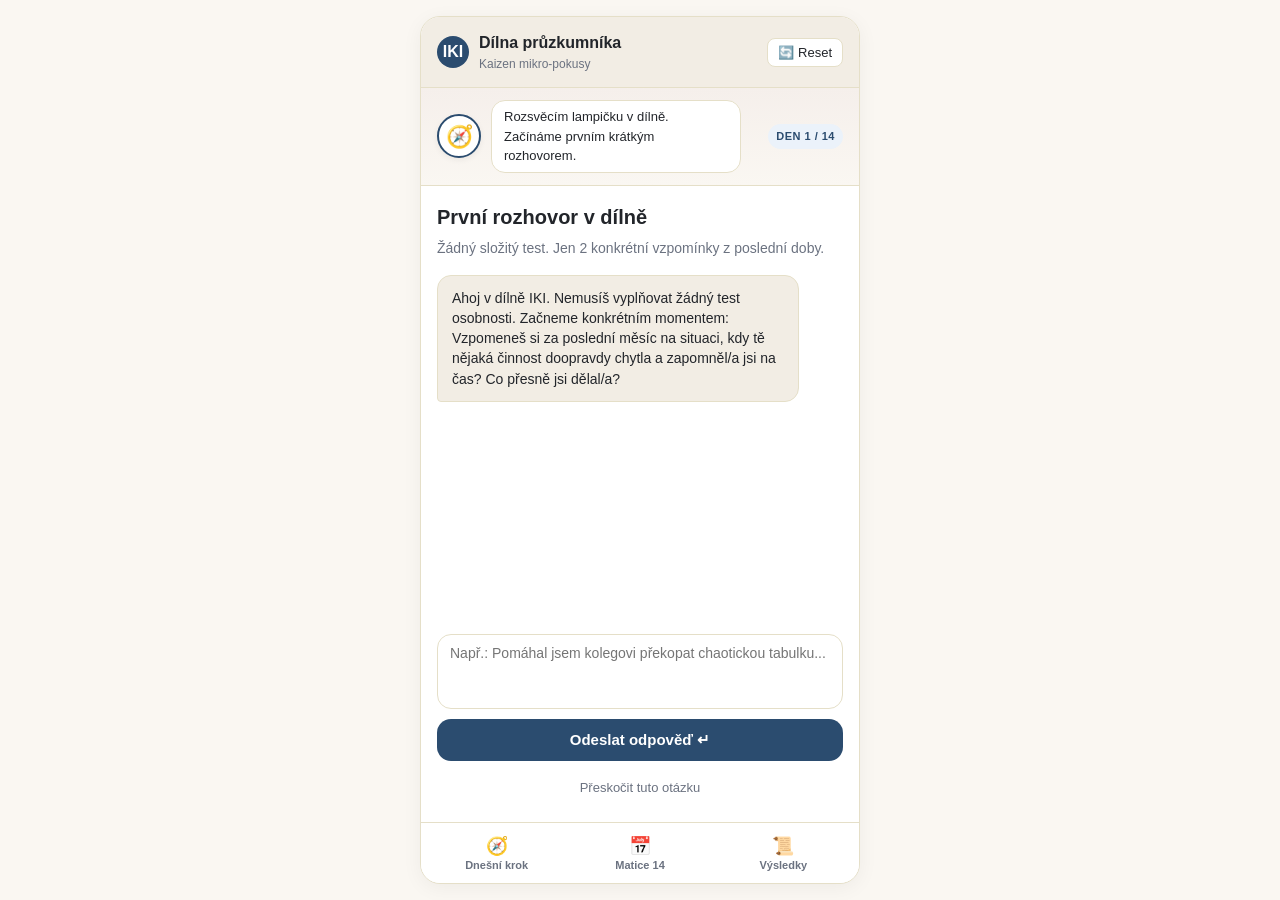
<file: prototype/index.html>
<!DOCTYPE html>
<html lang="cs">
<head>
  <meta charset="UTF-8">
  <meta name="viewport" content="width=device-width, initial-scale=1.0">
  <title>IKI — Hravý průvodce objevováním smyslu (Prototyp)</title>
  <link rel="stylesheet" href="styles.css">
</head>
<body>
  <div id="app-container">
    
    <!-- Notifikační lišta (např. po uložení nebo offline stavu) -->
    <div id="notification-banner" class="notification-banner" role="status" aria-live="polite">
      <span id="notification-text">Záznam uložen do deníku dílny.</span>
      <button id="btn-close-notification" class="btn-icon" style="color:#FFF; background:none; border:none; padding:2px;" aria-label="Zavřít oznámení">✕</button>
    </div>

    <!-- Horní lišta Dílny -->
    <header class="workshop-header">
      <div class="brand">
        <div class="brand-icon">IKI</div>
        <div>
          <h1 class="brand-title" style="font-size:16px; margin:0;">Dílna průzkumníka</h1>
          <div class="brand-subtitle">Kaizen mikro-pokusy</div>
        </div>
      </div>
      <div class="header-actions">
        <button id="btn-reset-state" class="btn-icon" title="Resetovat ukázkový stav" aria-label="Resetovat stav">🔄 Reset</button>
      </div>
    </header>

    <!-- Scéna s průvodcem a dnem -->
    <section class="workshop-scene" aria-label="Stav dílny">
      <div class="explorer-avatar">
        <div class="avatar-badge" id="avatar-icon">🧭</div>
        <div class="explorer-speech" id="explorer-speech-bubble">
          Vítej v dílně. Dnes je skvělý den na malý pokus.
        </div>
      </div>
      <div class="day-badge" id="day-badge-display">Den 1 / 14</div>
    </section>

    <!-- OBRAZOVKA 1: Úvodní rozhovor (Onboarding) -->
    <main id="screen-dialogue" class="screen active" aria-labelledby="heading-dialogue">
      <h2 id="heading-dialogue">První rozhovor v dílně</h2>
      <p class="subtitle">Žádný složitý test. Jen 2 konkrétní vzpomínky z poslední doby.</p>

      <div class="dialogue-history" id="chat-messages" role="log" aria-live="polite">
        <!-- Zprávy se vkládají přes JS -->
      </div>

      <div class="dialogue-input-area" id="chat-input-container">
        <textarea id="chat-user-input" class="chat-input" placeholder="Napiš svou odpověď (1–2 věty)..." aria-label="Tvoje odpověď"></textarea>
        <button id="btn-send-message" class="btn-primary">Odeslat odpověď ↵</button>
        <button id="btn-skip-question" class="btn-secondary">Přeskočit tuto otázku</button>
      </div>
    </main>

    <!-- OBRAZOVKA 2: Mapa možných směrů (Hypotheses) -->
    <section id="screen-directions" class="screen" aria-labelledby="heading-directions">
      <h2 id="heading-directions">Možné směry průzkumu</h2>
      <p class="subtitle">Na základě tvých odpovědí se rýsují tyto 3 pracovní směry:</p>

      <div id="directions-list" style="display:flex; flex-direction:column; gap:12px;">
        <!-- Karty směrů se generují v JS -->
      </div>

      <button id="btn-confirm-direction" class="btn-primary" style="margin-top:auto;" disabled>Vybrat tento směr pro první týden</button>
    </section>

    <!-- OBRAZOVKA 3: Dnešní malý pokus (Tunel & Semafor) -->
    <section id="screen-today" class="screen" aria-labelledby="heading-today">
      <h2 id="heading-today">Dnešní malý pokus</h2>
      <p class="subtitle">Jeden bezpečný krok v reálném životě mimo obrazovku.</p>

      <article class="experiment-card" id="today-experiment-display">
        <div class="exp-badge-row">
          <span class="exp-code" id="exp-code">EXP-01</span>
          <span class="exp-time" id="exp-time">⏱️ 15 minut</span>
        </div>
        <h3 class="exp-title" id="exp-title">Bleskový náčrt nápadu na papír</h3>
        <p class="exp-summary" id="exp-summary">Ověření, zda ti energii dává samotné vymýšlení nového konceptu z čisté vody.</p>

        <!-- Výběr varianty pokusu (2, 5, 15 min) -->
        <div class="variant-selector" id="variant-selector-group" role="tablist" aria-label="Varianty pokusu">
          <button class="variant-btn" data-min="2" role="tab">⚡ 2 min</button>
          <button class="variant-btn" data-min="5" role="tab">⏱️ 5 min</button>
          <button class="variant-btn active" data-min="15" role="tab">🎯 15 min</button>
        </div>

        <div class="exp-instructions" id="exp-instructions">
          Vezmi čistý papír a tužku. Během 15 minut navrhni koncept jedné věci, která by vyřešila drobný problém ve tvém okolí. Neřeš proveditelnost ani grafickou krásu, soustřeď se na nápad.
        </div>

        <div style="display:flex; gap:8px;">
          <button id="btn-switch-experiment" class="btn-secondary" style="flex:1;">🔄 Vyměnit pokus</button>
          <button id="btn-rest-today" class="btn-secondary" style="flex:1;">☕ Dnes odpočinek</button>
        </div>
      </article>

      <!-- Sekce Semafor energie -->
      <section class="semafor-box" aria-labelledby="heading-semafor">
        <h3 id="heading-semafor" class="semafor-title">Večerní Semafor: Jak ti při tom bylo?</h3>
        <div class="semafor-buttons" role="group" aria-label="Volba energie">
          <button class="semafor-btn green" data-energy="energized" aria-label="Dodalo energii">
            <span class="icon">🟢</span>
            <span>Dodalo energii</span>
          </button>
          <button class="semafor-btn orange" data-energy="neutral" aria-label="Neutrální">
            <span class="icon">🟡</span>
            <span>Neutrální</span>
          </button>
          <button class="semafor-btn red" data-energy="drained" aria-label="Vyčerpalo nebo slepá ulička">
            <span class="icon">🔴</span>
            <span>Slepá ulička</span>
          </button>
        </div>

        <label for="reflection-note" class="sr-only" style="font-size:12px; color:var(--text-muted);">Krátký postřeh (nepovinné):</label>
        <textarea id="reflection-note" class="chat-input" style="height:60px;" placeholder="Co přesně fungovalo nebo drhlo? (nepovinné)"></textarea>

        <button id="btn-save-reflection" class="btn-primary" disabled>Uložit reflexi do deníku</button>
      </section>
    </section>

    <!-- OBRAZOVKA 4: Kalendář a historie (Matrix Level) -->
    <section id="screen-calendar" class="screen" aria-labelledby="heading-calendar">
      <h2 id="heading-calendar">Matice 14 dnů (Historie)</h2>
      <p class="subtitle">Přehled tvých zkušeností, odpočinků a slepých uliček.</p>

      <div class="matrix-grid" id="matrix-grid-container" role="grid" aria-label="Matice 14 dnů cesty">
        <!-- Dny 1 až 14 se generují v JS -->
      </div>

      <div style="font-size:12px; color:var(--text-muted); display:flex; justify-content:space-between; margin-top:4px;">
        <span>🟢 Dodalo energii</span>
        <span>🟡 Neutrál</span>
        <span>🔴 Slepá ulička</span>
        <span>☕ Odpočinek</span>
      </div>

      <div class="day-detail-card" id="calendar-day-detail">
        <strong>Klikni na kterýkoliv den výše</strong> pro zobrazení podrobností a zaznamenané reflexe.
      </div>
    </section>

    <!-- OBRAZOVKA 5: Týdenní shrnutí a Karta průzkumníka -->
    <section id="screen-summary" class="screen" aria-labelledby="heading-summary">
      <h2 id="heading-summary">Karta průzkumníka</h2>
      <p class="subtitle">Syntéza tvých skutečných zkušeností a ověřených směrů.</p>

      <div id="summary-content" style="display:flex; flex-direction:column; gap:12px;">
        <!-- Souhrn se generuje v JS -->
      </div>
    </section>

    <!-- Spodní navigační lišta -->
    <nav class="bottom-nav" aria-label="Hlavní navigace">
      <button class="nav-item active" data-screen="screen-today" id="nav-today">
        <span class="icon">🧭</span>
        <span>Dnešní krok</span>
      </button>
      <button class="nav-item" data-screen="screen-calendar" id="nav-calendar">
        <span class="icon">📅</span>
        <span>Matice 14</span>
      </button>
      <button class="nav-item" data-screen="screen-summary" id="nav-summary">
        <span class="icon">📜</span>
        <span>Výsledky</span>
      </button>
    </nav>

  </div>

  <script src="app.js"></script>
</body>
</html>
</file>
<file: prototype/styles.css>
/* IKI — Stylizovaný prototyp dílny průzkumníka */
:root {
  --bg-parchment: #FAF7F2;
  --bg-card: #FFFFFF;
  --bg-subtle: #F2EDE4;
  --text-main: #22252A;
  --text-muted: #6B7280;
  --text-light: #9CA3AF;
  
  --border-card: #E5DFC8;
  --border-focus: #2B4C6F;

  --color-green: #3E7B54;
  --color-green-bg: #EAF4EE;
  --color-orange: #D48243;
  --color-orange-bg: #FCF4EB;
  --color-red: #C04E48;
  --color-red-bg: #FBEBEA;
  --color-navy: #2B4C6F;
  --color-navy-bg: #EBF2FA;

  --radius-sm: 8px;
  --radius-md: 14px;
  --radius-lg: 20px;

  --font-family: -apple-system, BlinkMacSystemFont, "Segoe UI", Roboto, Helvetica, Arial, sans-serif;
  --transition: all 0.2s ease-in-out;
}

@media (prefers-reduced-motion: reduce) {
  * {
    transition: none !important;
    animation: none !important;
  }
}

* {
  box-sizing: border-box;
  margin: 0;
  padding: 0;
}

body {
  background-color: var(--bg-parchment);
  color: var(--text-main);
  font-family: var(--font-family);
  line-height: 1.5;
  display: flex;
  justify-content: center;
  min-height: 100vh;
  padding: 16px 12px;
}

#app-container {
  width: 100%;
  max-width: 440px;
  background: var(--bg-card);
  border: 1px solid var(--border-card);
  border-radius: var(--radius-lg);
  box-shadow: 0 4px 20px rgba(0, 0, 0, 0.05);
  display: flex;
  flex-direction: column;
  overflow: hidden;
  position: relative;
}

/* Header & Dílna */
.workshop-header {
  background: var(--bg-subtle);
  border-bottom: 1px solid var(--border-card);
  padding: 14px 16px;
  display: flex;
  align-items: center;
  justify-content: space-between;
}

.brand {
  display: flex;
  align-items: center;
  gap: 10px;
}

.brand-icon {
  width: 32px;
  height: 32px;
  background: var(--color-navy);
  color: #fff;
  border-radius: 50%;
  display: flex;
  align-items: center;
  justify-content: center;
  font-weight: bold;
  font-size: 16px;
}

.brand-title {
  font-size: 17px;
  font-weight: 700;
  color: var(--text-main);
}

.brand-subtitle {
  font-size: 12px;
  color: var(--text-muted);
}

.header-actions {
  display: flex;
  gap: 6px;
}

.btn-icon {
  background: none;
  border: 1px solid var(--border-card);
  border-radius: var(--radius-sm);
  padding: 6px 10px;
  font-size: 13px;
  cursor: pointer;
  color: var(--text-main);
  background: #fff;
  transition: var(--transition);
}

.btn-icon:hover {
  background: var(--bg-subtle);
}

/* Workshop Banner Scene */
.workshop-scene {
  background: linear-gradient(180deg, #F5EFEB 0%, #FAF7F2 100%);
  padding: 12px 16px;
  border-bottom: 1px solid var(--border-card);
  display: flex;
  align-items: center;
  justify-content: space-between;
}

.explorer-avatar {
  display: flex;
  align-items: center;
  gap: 10px;
}

.avatar-badge {
  width: 44px;
  height: 44px;
  background: #FFF;
  border: 2px solid var(--color-navy);
  border-radius: 50%;
  display: flex;
  align-items: center;
  justify-content: center;
  font-size: 22px;
  box-shadow: 0 2px 6px rgba(0,0,0,0.06);
}

.explorer-speech {
  font-size: 13px;
  color: var(--text-main);
  background: #FFF;
  padding: 6px 12px;
  border-radius: var(--radius-md);
  border: 1px solid var(--border-card);
  position: relative;
  max-width: 250px;
}

.day-badge {
  font-size: 11px;
  font-weight: 700;
  text-transform: uppercase;
  background: var(--color-navy-bg);
  color: var(--color-navy);
  padding: 4px 8px;
  border-radius: 20px;
  letter-spacing: 0.5px;
}

/* Main Content Area */
.screen {
  padding: 18px 16px;
  flex: 1;
  display: none;
  flex-direction: column;
  gap: 16px;
}

.screen.active {
  display: flex;
}

h2 {
  font-size: 20px;
  font-weight: 700;
  color: var(--text-main);
  line-height: 1.3;
}

p.subtitle {
  font-size: 14px;
  color: var(--text-muted);
  margin-top: -8px;
}

/* Chat & Dialogue Cards */
.dialogue-history {
  display: flex;
  flex-direction: column;
  gap: 12px;
  max-height: 380px;
  overflow-y: auto;
  padding-right: 4px;
}

.bubble {
  padding: 12px 14px;
  border-radius: var(--radius-md);
  font-size: 14px;
  line-height: 1.45;
  max-width: 90%;
}

.bubble-ai {
  background: var(--bg-subtle);
  border: 1px solid var(--border-card);
  align-self: flex-start;
  border-bottom-left-radius: 4px;
}

.bubble-user {
  background: var(--color-navy);
  color: #FFF;
  align-self: flex-end;
  border-bottom-right-radius: 4px;
}

.dialogue-input-area {
  display: flex;
  flex-direction: column;
  gap: 10px;
  margin-top: auto;
}

textarea.chat-input {
  width: 100%;
  height: 75px;
  border: 1px solid var(--border-card);
  border-radius: var(--radius-md);
  padding: 10px 12px;
  font-family: inherit;
  font-size: 14px;
  resize: none;
  background: #FFF;
}

textarea.chat-input:focus {
  outline: 2px solid var(--border-focus);
}

/* Primary and Secondary Buttons */
.btn-primary {
  background: var(--color-navy);
  color: #FFF;
  border: none;
  border-radius: var(--radius-md);
  padding: 12px 16px;
  font-size: 15px;
  font-weight: 600;
  cursor: pointer;
  display: flex;
  align-items: center;
  justify-content: center;
  gap: 8px;
  transition: var(--transition);
}

.btn-primary:hover {
  background: #1e3650;
}

.btn-secondary {
  background: transparent;
  color: var(--text-muted);
  border: 1px solid transparent;
  border-radius: var(--radius-md);
  padding: 8px 12px;
  font-size: 13px;
  cursor: pointer;
  text-align: center;
  transition: var(--transition);
}

.btn-secondary:hover {
  color: var(--text-main);
  background: var(--bg-subtle);
}

/* Direction Hypotheses Cards */
.direction-card {
  border: 1px solid var(--border-card);
  border-radius: var(--radius-md);
  padding: 14px;
  background: #FFF;
  cursor: pointer;
  transition: var(--transition);
  display: flex;
  flex-direction: column;
  gap: 6px;
}

.direction-card:hover, .direction-card.selected {
  border-color: var(--color-navy);
  box-shadow: 0 4px 12px rgba(43, 76, 111, 0.12);
  background: #FAFBFD;
}

.direction-badge {
  font-size: 11px;
  font-weight: 700;
  color: var(--color-navy);
  text-transform: uppercase;
}

.direction-title {
  font-size: 16px;
  font-weight: 700;
  color: var(--text-main);
}

.direction-desc {
  font-size: 13px;
  color: var(--text-muted);
}

.evidence-tag {
  font-size: 11px;
  color: #4B5563;
  background: #F3F4F6;
  padding: 3px 8px;
  border-radius: 4px;
  border-left: 3px solid var(--color-navy);
  margin-top: 4px;
  font-style: italic;
}

/* Today's Experiment (Tunel) */
.experiment-card {
  border: 2px solid var(--color-navy);
  border-radius: var(--radius-lg);
  padding: 16px;
  background: #FFF;
  display: flex;
  flex-direction: column;
  gap: 12px;
  position: relative;
}

.exp-badge-row {
  display: flex;
  justify-content: space-between;
  align-items: center;
}

.exp-code {
  font-size: 12px;
  font-weight: 700;
  color: var(--color-navy);
  background: var(--color-navy-bg);
  padding: 3px 8px;
  border-radius: 4px;
}

.exp-time {
  font-size: 12px;
  color: var(--text-muted);
  display: flex;
  align-items: center;
  gap: 4px;
}

.exp-title {
  font-size: 18px;
  font-weight: 700;
  color: var(--text-main);
  line-height: 1.3;
}

.exp-summary {
  font-size: 14px;
  color: var(--text-muted);
}

.exp-instructions {
  background: var(--bg-subtle);
  border-radius: var(--radius-sm);
  padding: 12px;
  font-size: 13px;
  line-height: 1.45;
  border-left: 3px solid var(--color-navy);
}

/* Variant Selector Tabs */
.variant-selector {
  display: flex;
  gap: 6px;
  background: var(--bg-subtle);
  padding: 4px;
  border-radius: var(--radius-md);
}

.variant-btn {
  flex: 1;
  padding: 8px 4px;
  font-size: 12px;
  font-weight: 600;
  border: none;
  background: transparent;
  color: var(--text-muted);
  border-radius: var(--radius-sm);
  cursor: pointer;
  transition: var(--transition);
}

.variant-btn.active {
  background: #FFF;
  color: var(--color-navy);
  box-shadow: 0 2px 4px rgba(0,0,0,0.06);
}

/* Semafor (Energy Selector) */
.semafor-box {
  background: #FFF;
  border: 1px solid var(--border-card);
  border-radius: var(--radius-md);
  padding: 14px;
  display: flex;
  flex-direction: column;
  gap: 10px;
}

.semafor-title {
  font-size: 14px;
  font-weight: 700;
  color: var(--text-main);
}

.semafor-buttons {
  display: flex;
  gap: 8px;
}

.semafor-btn {
  flex: 1;
  border: 1px solid var(--border-card);
  border-radius: var(--radius-md);
  padding: 10px 6px;
  display: flex;
  flex-direction: column;
  align-items: center;
  gap: 4px;
  cursor: pointer;
  background: #FFF;
  font-size: 12px;
  font-weight: 600;
  transition: var(--transition);
}

.semafor-btn .icon {
  font-size: 20px;
}

.semafor-btn.green:hover, .semafor-btn.green.selected {
  border-color: var(--color-green);
  background: var(--color-green-bg);
  color: var(--color-green);
}

.semafor-btn.orange:hover, .semafor-btn.orange.selected {
  border-color: var(--color-orange);
  background: var(--color-orange-bg);
  color: var(--color-orange);
}

.semafor-btn.red:hover, .semafor-btn.red.selected {
  border-color: var(--color-red);
  background: var(--color-red-bg);
  color: var(--color-red);
}

/* Calendar (Matrix Level) */
.matrix-grid {
  display: grid;
  grid-template-columns: repeat(7, 1fr);
  gap: 6px;
  margin-top: 8px;
}

.day-cell {
  aspect-ratio: 1;
  border: 1px solid var(--border-card);
  border-radius: var(--radius-sm);
  display: flex;
  flex-direction: column;
  align-items: center;
  justify-content: center;
  cursor: pointer;
  font-size: 11px;
  font-weight: 600;
  background: #FFF;
  transition: var(--transition);
  position: relative;
}

.day-cell.future {
  color: var(--text-light);
  border-style: dashed;
  background: transparent;
}

.day-cell.current {
  border-color: var(--color-navy);
  border-width: 2px;
}

.day-cell.completed-green {
  background: var(--color-green-bg);
  color: var(--color-green);
  border-color: var(--color-green);
}

.day-cell.completed-orange {
  background: var(--color-orange-bg);
  color: var(--color-orange);
  border-color: var(--color-orange);
}

.day-cell.completed-red {
  background: var(--color-red-bg);
  color: var(--color-red);
  border-color: var(--color-red);
}

.day-cell.rest {
  background: var(--bg-subtle);
  border-color: var(--border-card);
  color: var(--text-muted);
}

.day-detail-card {
  background: var(--bg-subtle);
  border: 1px solid var(--border-card);
  border-radius: var(--radius-md);
  padding: 12px 14px;
  font-size: 13px;
  line-height: 1.45;
}

/* Bottom Navigation Bar */
.bottom-nav {
  display: flex;
  border-top: 1px solid var(--border-card);
  background: #FFF;
  padding: 6px 4px;
}

.nav-item {
  flex: 1;
  display: flex;
  flex-direction: column;
  align-items: center;
  gap: 2px;
  padding: 6px 0;
  font-size: 11px;
  font-weight: 600;
  color: var(--text-muted);
  background: none;
  border: none;
  cursor: pointer;
  transition: var(--transition);
}

.nav-item.active {
  color: var(--color-navy);
}

.nav-item .icon {
  font-size: 18px;
}

/* Alert Notification Banner */
.notification-banner {
  background: var(--color-navy);
  color: #FFF;
  padding: 8px 14px;
  font-size: 12px;
  display: none;
  align-items: center;
  justify-content: space-between;
}
</file>
